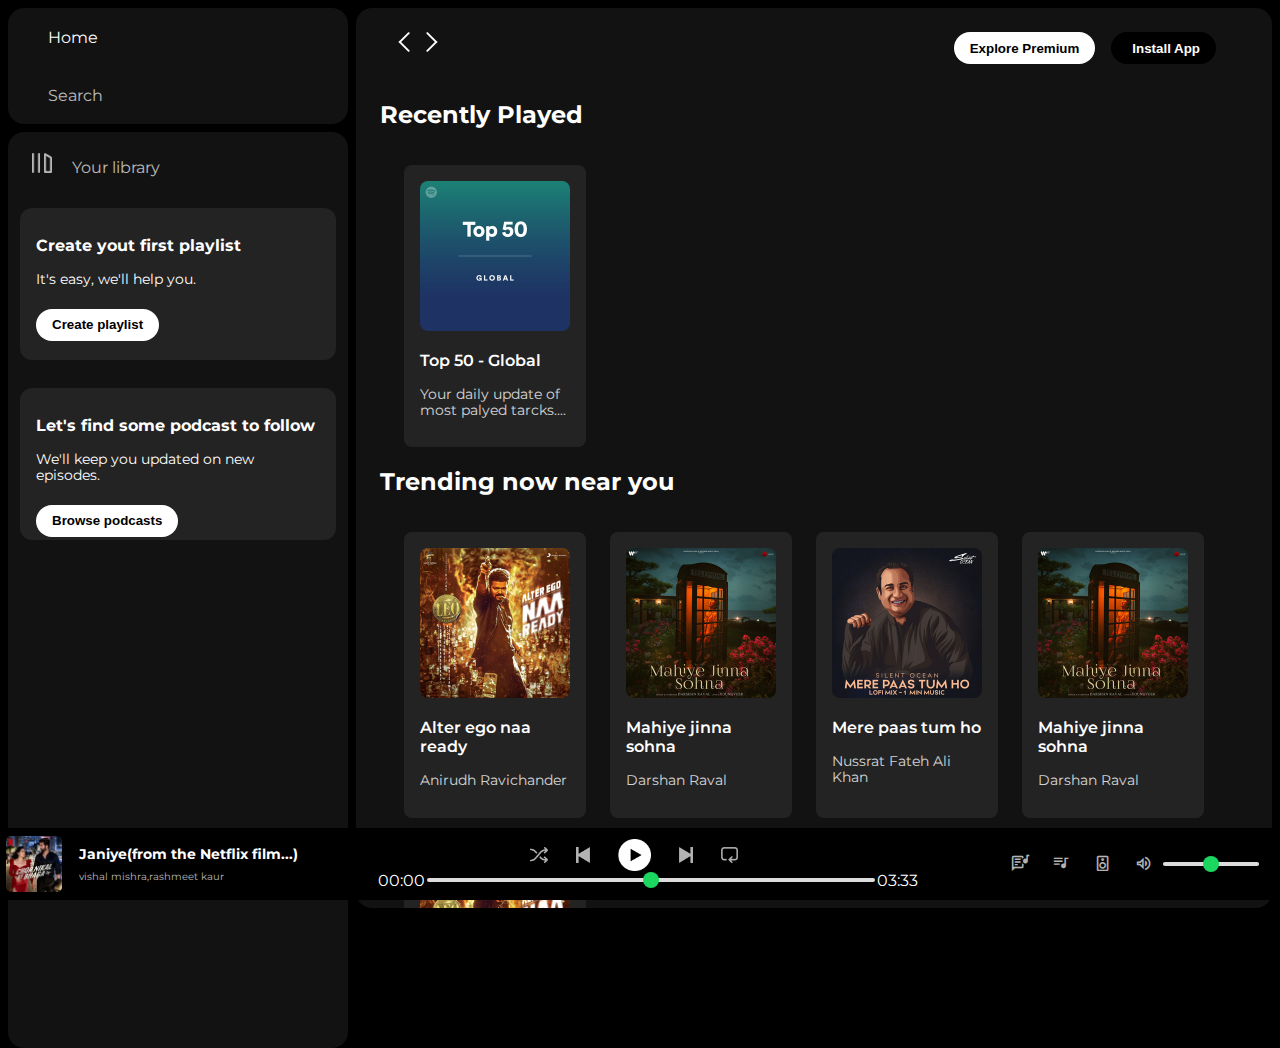
<file: index.html>
<!DOCTYPE html>
<html lang="en">
<head>
    <meta charset="UTF-8">
    <meta name="viewport" content="width=device-width, initial-scale=1.0">
    
    <link rel="stylesheet" href="https://cdnjs.cloudflare.com/ajax/libs/font-awesome/6.4.0/css/all.min.css" integrity="sha512-iecdLmaskl7CVkqkXNQ/ZH/XLlvWZOJyj7Yy7tcenmpD1ypASozpmT/E0iPtmFIB46ZmdtAc9eNBvH0H/ZpiBw==" crossorigin="anonymous" referrerpolicy="no-referrer" />
    <!-- for logo in title bar -->
    <link rel="icon" href="./assets/logo.png">
    <title>Spotify - Web Player: Music for everyone</title>
    <!-- for using "montserrat" font -->
    <link rel="preconnect" href="https://fonts.googleapis.com">
    <link rel="preconnect" href="https://fonts.gstatic.com" crossorigin>
    <link href="https://fonts.googleapis.com/css2?family=DM+Sans:ital@1&family=Montserrat:wght@300;400;500;600;700&display=swap" rel="stylesheet">
    <!-- connect the style.css -->
    <link rel="stylesheet" href="style.css">
    <link rel="stylesheet" href="https://fonts.googleapis.com/css2?family=Material+Symbols+Outlined:opsz,wght,FILL,GRAD@20..48,100..700,0..1,-50..200" />
</head>
<body>
    <div class="main">
        <div class="sidebar">
            <div class="nav">
                <div class="nav-option" style="opacity: 1;">
                    <i class="fa-solid fa-house"></i>
                    <a href="#">Home</a>   
                </div>
                <div class="nav-option">
                    <i class="fa-solid fa-magnifying-glass"></i>
                    <a href="#">Search</a>   
                </div>
            </div>
            <div class="library">
                <div class="options">
                    <div class="lib-option nav-option">
                        <img src="./assets/library_icon.png" alt="icon">
                        <a href="#">Your library</a>
                        </div>
                        <div class="icons">
                            <i class="fa-solid fa-plus"></i>
                            <i class="fa-solid fa-arrow-right"></i>
                        </div>
                </div>
                <div class="lib-box">
                    <div class="box">
                        <p class="box-p1">Create yout first playlist</p>
                        <p class="box-p2">It's easy, we'll help you. </p>
                        <button class="badge">Create playlist</button>
                    </div>
                    <div class="box">
                        <p class="box-p1">Let's find some podcast to follow</p>
                        <p class="box-p2">We'll keep you updated on new episodes.</p>
                        <button class="badge">Browse podcasts</button>
                    </div>
                </div>
            </div>
        </div>
        <div class="main_content">
            <div class="sticky-nav">
                <div class="sticky-nav-icons">
                    <img src="./assets/backward_icon.png" alt="">
                    <img src="./assets/forward_icon.png" class="hide" alt="">
                </div>
                <div class="sticky-nav-options">
                    <button class="badge nav-items hide">Explore Premium</button>
                    <button class="badge nav-items dark-badge"><i class="fa-regular fa-circle-down" style="margin-right: 5px;"></i>Install App</button>
                    <i class="fa-regular fa-user nav-items"></i>
                </div>

            </div>

            <h2>Recently Played</h2>
            <div class="card-container">
                <div class="card">
                    <img src="./assets/card1img.jpeg" class="card-img" alt="">
                    <p class="card-title">Top 50 - Global</p>
                    <p class="card-info">Your daily update of most palyed tarcks....</p>
                </div>
            </div>
            <h2>Trending now near you</h2>
            <div class="card-container">
                <div class="card">
                    <img src="./assets/card4img.jpeg" class="card-img" alt="">
                    <p class="card-title">Alter ego naa ready</p>
                    <p class="card-info">Anirudh Ravichander</p>
                </div>
                <div class="card">
                    <img src="./assets/card2img.jpeg" class="card-img" alt="">
                    <p class="card-title">Mahiye jinna sohna</p>
                    <p class="card-info">Darshan Raval</p>
                </div>
                <div class="card">
                    <img src="./assets/card3img.jpeg" class="card-img" alt="">
                    <p class="card-title">Mere paas tum ho</p>
                    <p class="card-info">Nussrat Fateh Ali Khan</p>
                </div>
                <div class="card">
                    <img src="./assets/card2img.jpeg" class="card-img" alt="">
                    <p class="card-title">Mahiye jinna sohna</p>
                    <p class="card-info">Darshan Raval</p>
                </div>
                <div class="card">
                    <img src="./assets/card4img.jpeg" class="card-img" alt="">
                    <p class="card-title">Alter ego naa ready</p>
                    <p class="card-info">Anirudh Ravichander</p>
                </div>
            </div>

            <h2>Featured Charts</h2>
            <div class="card-container">
                <div class="card">
                    <img src="./assets/card5img.jpeg" class="card-img" alt="">
                    <p class="card-title">Top Songs  Global</p>
                    <p class="card-info">Your daily update of most palyed tarcks....</p>
                </div>
                <div class="card">
                    <img src="./assets/card6img.jpeg" class="card-img" alt="">
                    <p class="card-title">Top Songs India</p>
                    <p class="card-info">Your daily update of most palyed tarcks....</p>
                </div>
                <div class="card">
                    <img src="./assets/card1img.jpeg" class="card-img" alt="">
                    <p class="card-title">Top 50  Global</p>
                    <p class="card-info">Your daily update of most palyed tarcks....</p>
                </div>
                
            </div>
            <div class="footer">
                <div class="line"></div>
            </div>
        </div> 
        <div class="mp-player">
            <div class="album">
                <img src="./assets/img8.png" alt="" class="alb-img">
                 <div class="song-artist-name">
                    <a href="#" class="song-name">Janiye(from the Netflix film...)</a> 
                    <a href="#" class="artist-name">vishal mishra,rashmeet kaur</a> 
                 </div>
                 <div class="album-icon">
                    <i class="fa-regular fa-heart"></i>
                    <i class="fa-regular fa-square"></i>
                 </div>
                
            </div>
            <div class="player">
                <div class="player-control">
                    <img src="./assets/player_icon1.png" class="player-control-icon">
                    <img src="./assets/player_icon2.png" class="player-control-icon">
                    <img src="./assets/player_icon3.png" class="player-control-icon" style="height: 2rem; opacity: 1;">
                    <img src="./assets/player_icon4.png" class="player-control-icon">
                    <img src="./assets/player_icon5.png" class="player-control-icon">
                </div>
                <div class="playback-bar">
                    <span class="cur-time">00:00</span>
                    <input type="range" class="progress-bar" step="1">
                    <span class="tot-time">03:33</span>
                </div>
            </div>
            <div class="controls">
                
                <span class="material-symbols-outlined">
                    lyrics
                    </span>
                <span class="material-symbols-outlined">
                    queue_music
                    </span>
                <span class="material-symbols-outlined">
                    speaker
                    </span>
                <span class="material-symbols-outlined">
                    volume_up
                    </span>
                 <input type="range" class="vol-range">
            </div>
        </div>
    </div>
    
</body>
</html>
</file>
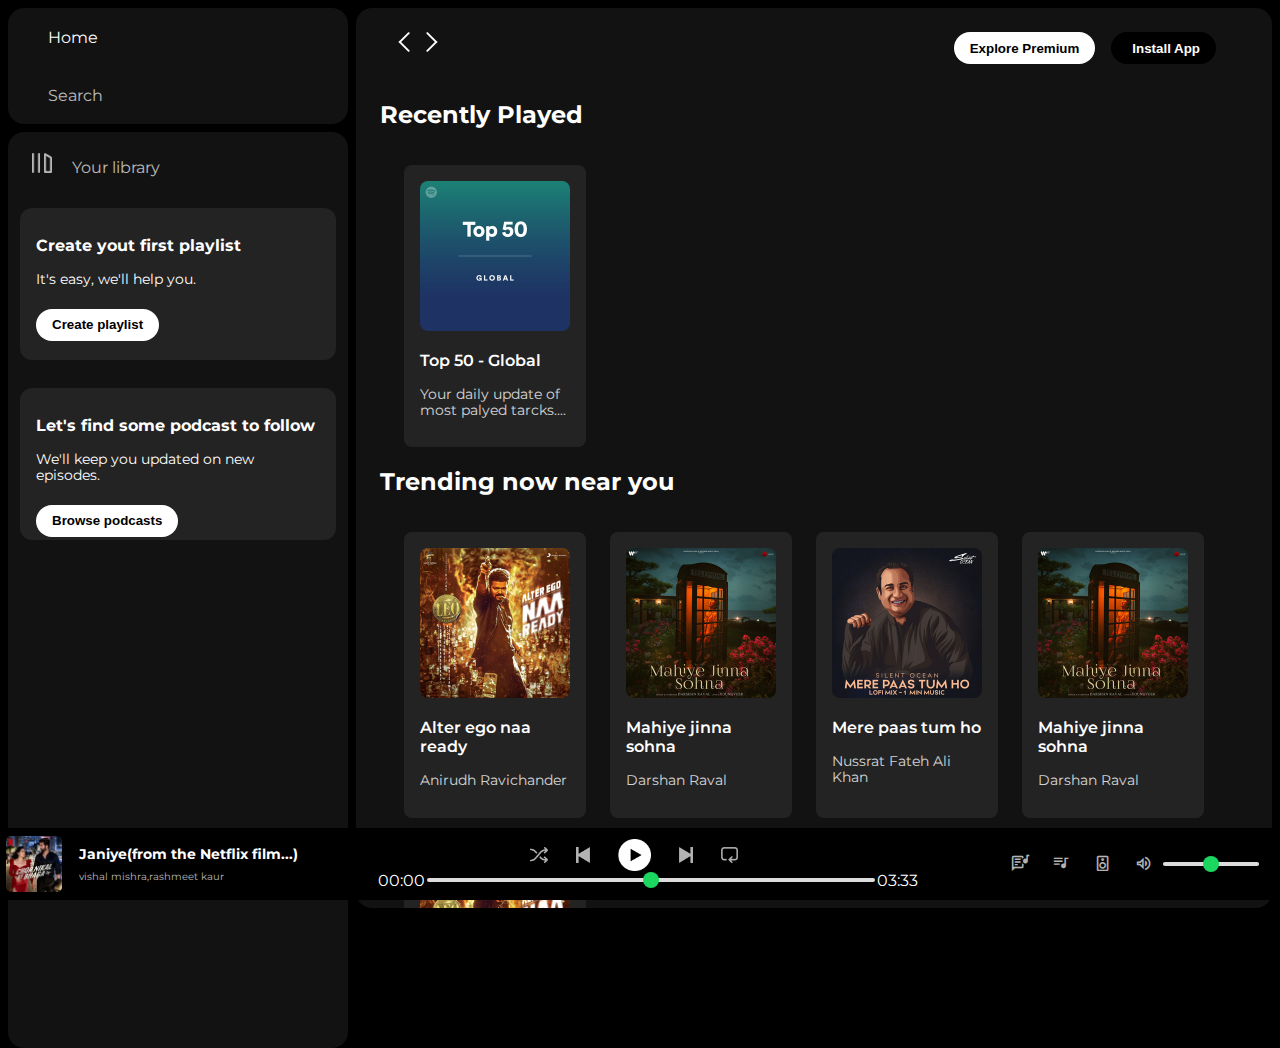
<file: spotifyclone.html>
<!DOCTYPE html>
<html lang="en">
<head>
    <meta charset="UTF-8">
    <meta name="viewport" content="width=device-width, initial-scale=1.0">
    
    <link rel="stylesheet" href="https://cdnjs.cloudflare.com/ajax/libs/font-awesome/6.4.0/css/all.min.css" integrity="sha512-iecdLmaskl7CVkqkXNQ/ZH/XLlvWZOJyj7Yy7tcenmpD1ypASozpmT/E0iPtmFIB46ZmdtAc9eNBvH0H/ZpiBw==" crossorigin="anonymous" referrerpolicy="no-referrer" />
    <!-- for logo in title bar -->
    <link rel="icon" href="./assets/logo.png">
    <title>Spotify - Web Player: Music for everyone</title>
    <!-- for using "montserrat" font -->
    <link rel="preconnect" href="https://fonts.googleapis.com">
    <link rel="preconnect" href="https://fonts.gstatic.com" crossorigin>
    <link href="https://fonts.googleapis.com/css2?family=DM+Sans:ital@1&family=Montserrat:wght@300;400;500;600;700&display=swap" rel="stylesheet">
    <!-- connect the style.css -->
    <link rel="stylesheet" href="style.css">
    <link rel="stylesheet" href="https://fonts.googleapis.com/css2?family=Material+Symbols+Outlined:opsz,wght,FILL,GRAD@20..48,100..700,0..1,-50..200" />
</head>
<body>
    <div class="main">
        <div class="sidebar">
            <div class="nav">
                <div class="nav-option" style="opacity: 1;">
                    <i class="fa-solid fa-house"></i>
                    <a href="#">Home</a>   
                </div>
                <div class="nav-option">
                    <i class="fa-solid fa-magnifying-glass"></i>
                    <a href="#">Search</a>   
                </div>
            </div>
            <div class="library">
                <div class="options">
                    <div class="lib-option nav-option">
                        <img src="./assets/library_icon.png" alt="icon">
                        <a href="#">Your library</a>
                        </div>
                        <div class="icons">
                            <i class="fa-solid fa-plus"></i>
                            <i class="fa-solid fa-arrow-right"></i>
                        </div>
                </div>
                <div class="lib-box">
                    <div class="box">
                        <p class="box-p1">Create yout first playlist</p>
                        <p class="box-p2">It's easy, we'll help you. </p>
                        <button class="badge">Create playlist</button>
                    </div>
                    <div class="box">
                        <p class="box-p1">Let's find some podcast to follow</p>
                        <p class="box-p2">We'll keep you updated on new episodes.</p>
                        <button class="badge">Browse podcasts</button>
                    </div>
                </div>
            </div>
        </div>
        <div class="main_content">
            <div class="sticky-nav">
                <div class="sticky-nav-icons">
                    <img src="./assets/backward_icon.png" alt="">
                    <img src="./assets/forward_icon.png" class="hide" alt="">
                </div>
                <div class="sticky-nav-options">
                    <button class="badge nav-items hide">Explore Premium</button>
                    <button class="badge nav-items dark-badge"><i class="fa-regular fa-circle-down" style="margin-right: 5px;"></i>Install App</button>
                    <i class="fa-regular fa-user nav-items"></i>
                </div>

            </div>

            <h2>Recently Played</h2>
            <div class="card-container">
                <div class="card">
                    <img src="./assets/card1img.jpeg" class="card-img" alt="">
                    <p class="card-title">Top 50 - Global</p>
                    <p class="card-info">Your daily update of most palyed tarcks....</p>
                </div>
            </div>
            <h2>Trending now near you</h2>
            <div class="card-container">
                <div class="card">
                    <img src="./assets/card4img.jpeg" class="card-img" alt="">
                    <p class="card-title">Alter ego naa ready</p>
                    <p class="card-info">Anirudh Ravichander</p>
                </div>
                <div class="card">
                    <img src="./assets/card2img.jpeg" class="card-img" alt="">
                    <p class="card-title">Mahiye jinna sohna</p>
                    <p class="card-info">Darshan Raval</p>
                </div>
                <div class="card">
                    <img src="./assets/card3img.jpeg" class="card-img" alt="">
                    <p class="card-title">Mere paas tum ho</p>
                    <p class="card-info">Nussrat Fateh Ali Khan</p>
                </div>
                <div class="card">
                    <img src="./assets/card2img.jpeg" class="card-img" alt="">
                    <p class="card-title">Mahiye jinna sohna</p>
                    <p class="card-info">Darshan Raval</p>
                </div>
                <div class="card">
                    <img src="./assets/card4img.jpeg" class="card-img" alt="">
                    <p class="card-title">Alter ego naa ready</p>
                    <p class="card-info">Anirudh Ravichander</p>
                </div>
            </div>

            <h2>Featured Charts</h2>
            <div class="card-container">
                <div class="card">
                    <img src="./assets/card5img.jpeg" class="card-img" alt="">
                    <p class="card-title">Top Songs  Global</p>
                    <p class="card-info">Your daily update of most palyed tarcks....</p>
                </div>
                <div class="card">
                    <img src="./assets/card6img.jpeg" class="card-img" alt="">
                    <p class="card-title">Top Songs India</p>
                    <p class="card-info">Your daily update of most palyed tarcks....</p>
                </div>
                <div class="card">
                    <img src="./assets/card1img.jpeg" class="card-img" alt="">
                    <p class="card-title">Top 50  Global</p>
                    <p class="card-info">Your daily update of most palyed tarcks....</p>
                </div>
                
            </div>
            <div class="footer">
                <div class="line"></div>
            </div>
        </div> 
        <div class="mp-player">
            <div class="album">
                <img src="./assets/img8.png" alt="" class="alb-img">
                 <div class="song-artist-name">
                    <a href="#" class="song-name">Janiye(from the Netflix film...)</a> 
                    <a href="#" class="artist-name">vishal mishra,rashmeet kaur</a> 
                 </div>
                 <div class="album-icon">
                    <i class="fa-regular fa-heart"></i>
                    <i class="fa-regular fa-square"></i>
                 </div>
                
            </div>
            <div class="player">
                <div class="player-control">
                    <img src="./assets/player_icon1.png" class="player-control-icon">
                    <img src="./assets/player_icon2.png" class="player-control-icon">
                    <img src="./assets/player_icon3.png" class="player-control-icon" style="height: 2rem; opacity: 1;">
                    <img src="./assets/player_icon4.png" class="player-control-icon">
                    <img src="./assets/player_icon5.png" class="player-control-icon">
                </div>
                <div class="playback-bar">
                    <span class="cur-time">00:00</span>
                    <input type="range" class="progress-bar" step="1">
                    <span class="tot-time">03:33</span>
                </div>
            </div>
            <div class="controls">
                
                <span class="material-symbols-outlined">
                    lyrics
                    </span>
                <span class="material-symbols-outlined">
                    queue_music
                    </span>
                <span class="material-symbols-outlined">
                    speaker
                    </span>
                <span class="material-symbols-outlined">
                    volume_up
                    </span>
                 <input type="range" class="vol-range">
            </div>
        </div>
    </div>
    
</body>
</html>
</file>
<file: style.css>
body{
font-family: 'Montserrat', sans-serif;
margin: 0;
background-color: #000;
color: #fff;    
overflow: hidden;
}
.main{
    display: flex;
    height: 100vh;
    padding: 0.5rem;
}
.sidebar{
    background-color: #000;
    width: 340px;
    border-radius: 1rem;
    margin-right: 0.5rem;
}

.main_content{
    background-color:#121212;
    flex: 1;
    border-radius: 1rem;
    overflow: auto;
    padding: 0rem 1.5rem;
}
.mp-player{
    background-color:#000;
    position: fixed;
    bottom: 0px;
    width: 100%;
    height: 72px;
}

a{
    text-decoration: none;
    color: white;
}

.nav{
    background-color: #121212;
    border-radius: 1rem;
    display: flex;
    flex-direction: column;
    justify-content: center;
    height: 100px;
    padding: 0.5rem 0.75rem ;

}

.nav-option{
    line-height: 2.5rem;
    opacity: 0.7;
    padding: 0.5rem 0.75rem;
}
.nav-option:hover{
    opacity: 1;
}
.nav-option i{
    font-size: 1.25rem;
}
.nav-option a{
    font-size: 1rem;
    margin-left: 1rem;
}
.library{
    background-color: #121212;
    border-radius: 1rem;
    height: 100%;
    margin-top: 0.5rem;
    padding: 0.5rem 0.75rem;
}
.options{
    display: flex;
    justify-content: space-between;
    align-items: center;
}
.lib-option img{
    height: 1.25rem;
    width: 1.25rem;
}
.icons{
    font-size: 1.25rem;
    display: flex;
}
.icons i{
    opacity: 0.7;
    margin-right: 1rem;
}
.icons i:hover{
    opacity: 1;
}

.box{
    background-color: #232323;
    height: 8rem;
    border-radius: 0.75rem;
    margin: 0.75rem 0rem 1.75rem 0rem;
    padding: 0.75rem 1rem ;
}
.box-p1{
    font-size: 1rem;
    font-weight: 700;
}
.box-p2{
    font-size: 0.85rem;
    opacity: 1;
}

.badge{
    background-color: #fff;
    border: none;
    border-radius: 100px;
    padding: 0.25rem 1rem 0.25rem 1rem;
    font-weight: 900;
    margin-top: 0.5rem;
    height: 2rem;
    width: fit-content;
}
.badge:hover{
    transform: scale(1.05);
    cursor: pointer;
    background-color:rgba(255, 255, 255, 0.9);
}
.dark-badge{
    background-color: #000;
    color: #fff;
}
.dark-badge:hover{
    background-color: black;
}
.sticky-nav{
    position: sticky;
    top: 0;
    background-color: #121212;
    display: flex;
    justify-content: space-between;
    align-items: center;
    padding-top: 1rem;
    padding-bottom: 1rem;
    z-index: 1;
}

.sticky-nav-icons{
    margin-left: 0.75rem;
}
.sticky-nav-options{
    display: flex;
    justify-content: center;
    align-items: center;
}
.nav-items{
    margin-right: 1rem;
}
@media(max-width:1000px){
    .hide{
        display: none;
    }
}

.card{
    background-color: #232323;
    width: 150px;
    border-radius: 0.5rem;
    padding: 1rem;
    margin-left: 1.5rem;
    margin-top: 1rem;
}

.card-container{
    display: flex;
    flex-wrap: wrap;
}
.card-img{
    width: 100%;
    border-radius: 0.5rem;
}
.card-title{
    font-weight: 600;
}
.card-info{
    font-size: 0.85rem;
    opacity: 0.8;
}

.footer{
    height: 300px;
    display: flex;
    justify-content: center;
    align-items: center;
}

.line{
    height: 50%;
    width: 90%;
    border-top: 1px solid white;
    opacity: 0.4;
}
.mp-player{
    display: flex;
    justify-content: space-between;
    align-items: center;
}

.album{
    width: 25%;
    
}
.player{
    width: 50%;

   
}
.player-control{
    display: flex;
    justify-content: center;
    align-items: center;
}
.controls{
    width: 25%;
}
.player-control-icon{
    height:1rem;
    margin-right: 1.75rem;
    opacity: 0.7;
}
.player-control-icon:hover{
    opacity: 1;
}
.playback-bar{
    display: flex;
    justify-content: center;
    align-items: center;
    /* width: 70%; */
}
.progress-bar{
    width: 70%;
    appearance: none;
    background-color: transparent;
    cursor: pointer;
}
.progress-bar::-webkit-slider-runnable-track{
    background-color: #ddd;
    height: 0.2rem;
    border-radius: 50px;
}
.progress-bar::-webkit-slider-thumb{
    appearance: none;
    height: 1rem;
    width: 1rem;
    border-radius: 50%;
    background-color: #1bd760;
    margin-top: -6px;

}
.album{
    display: flex;
    justify-content: space-evenly;
    align-items: center;
    /* background-color: red; */
}
.alb-img{
    height: 3.5rem;
    border-radius: 5px;
    margin-left: -1.2rem;

}
.song-artist-name{
    display: flex;
    flex-direction: column;
    
}
.song-name{
    font-size: .85rem;
    font-weight: 700;
}
.song-name:hover{
    text-decoration: underline;

}
.artist-name{
    font-size: 0.65rem;
    margin-top: 0.5rem;
    opacity: 0.7;
}
.artist-name:hover{
    text-decoration: underline;
}
.album-icon{
    margin-right: -0.7rem;
}
.album-icon i{
    padding-right: 0.19rem;
    color: white;
    opacity: 0.6;
}
.album-icon i:hover{
    opacity: 1;
}

.controls{
    display: flex;
    justify-content: right;
    align-items: center;
}
.controls span{
    font-size: 1.2rem;
    color: white;
    opacity: 0.7;
    margin-left: 0.9rem;
    cursor: pointer;
}
.vol-range{
    appearance: none;
    width: 30%;
    border-radius: 50%;
    margin-right: 1.8rem;
    cursor: pointer;
}
.vol-range::-webkit-slider-runnable-track{
    height: 0.2rem;
    background-color: #ddd;
    border-radius: 100px;
    
}
.vol-range::-webkit-slider-thumb{
    appearance: none;
    height: 1rem;
    width: 1rem;
    border-radius: 50%;
    margin-top: -6px;
    background-color: #1bd760;
}
.controls span:hover{
    opacity: 1;
}

.material-symbols-outlined{margin-right: 0.5rem;}
</file>
